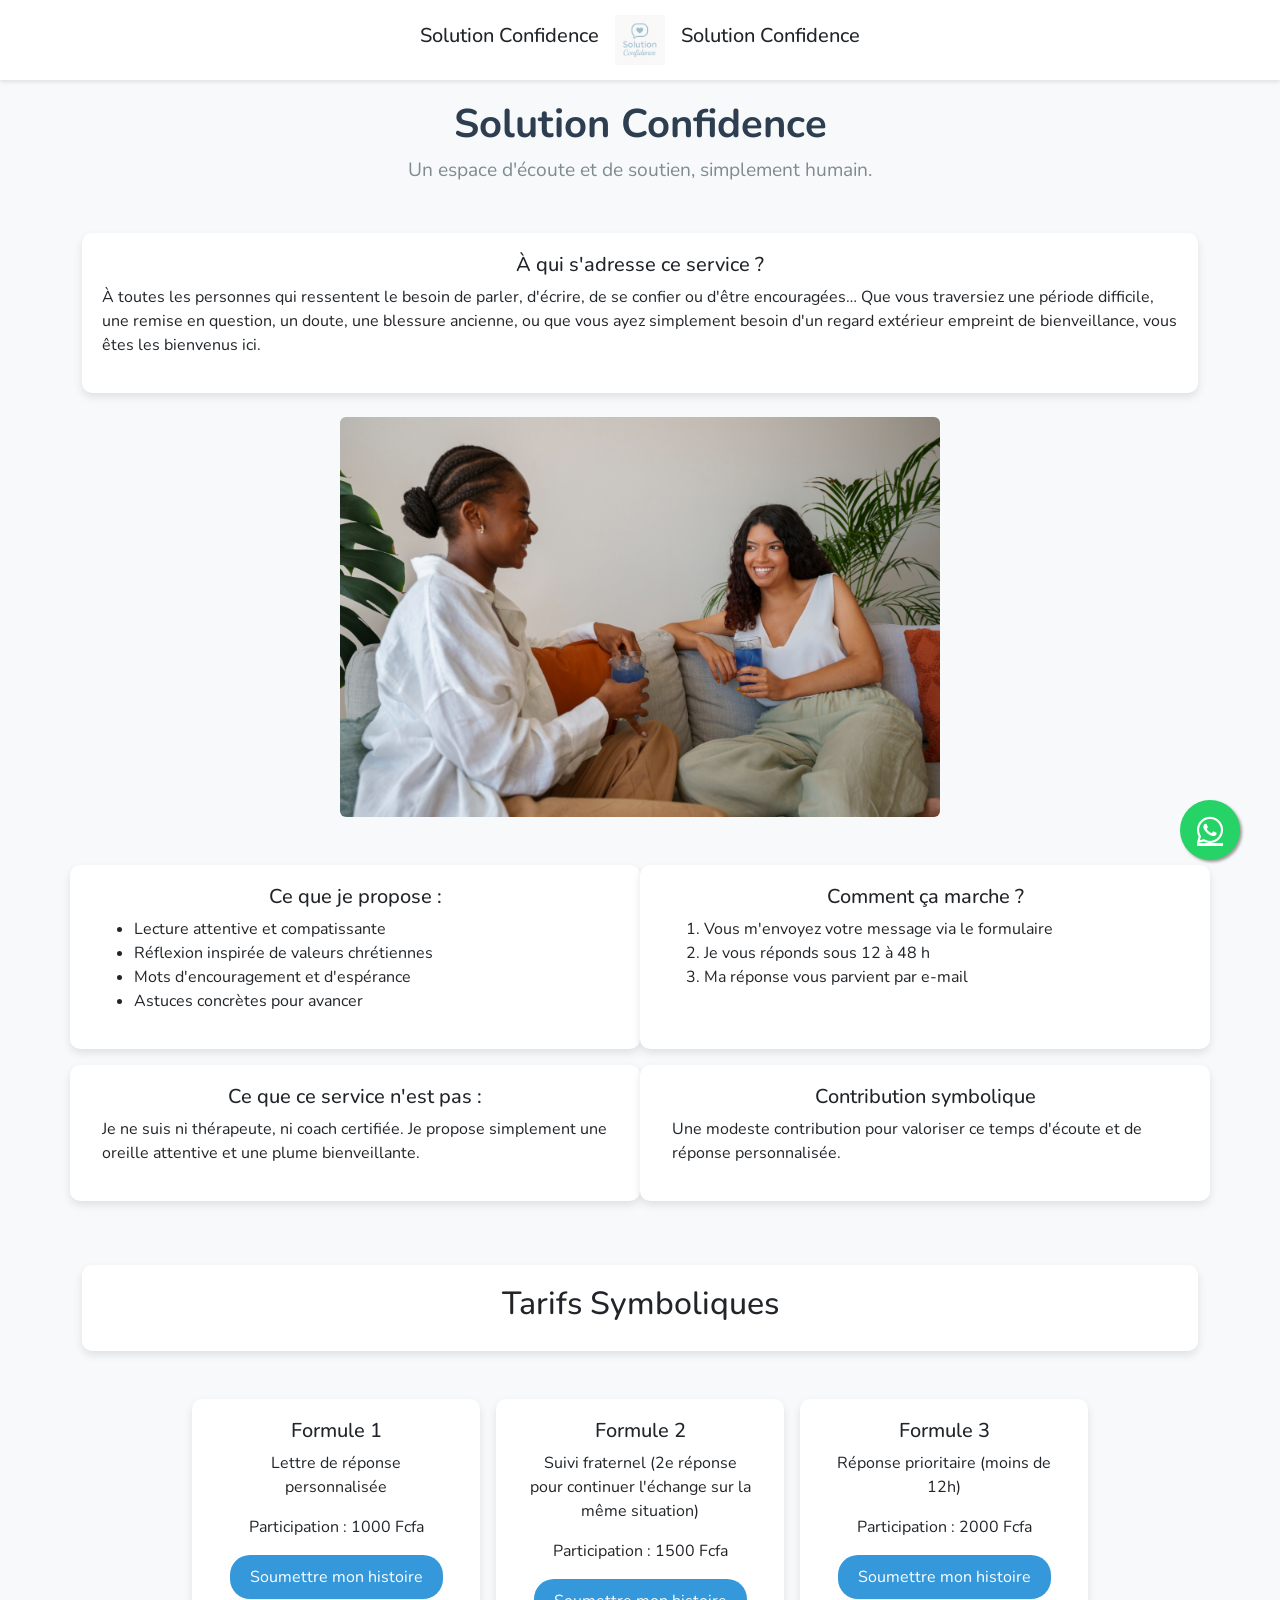
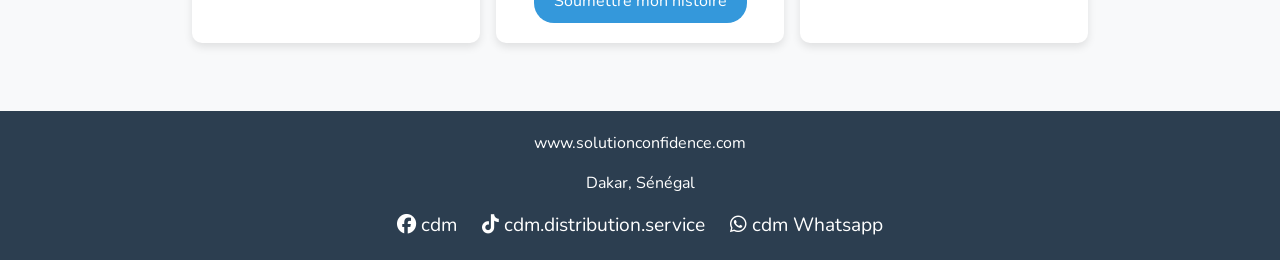
<file: public/index.html>
<!DOCTYPE html>
<html lang="fr">
  <head>
    <meta charset="UTF-8" />
    <meta name="viewport" content="width=device-width, initial-scale=1.0" />
    <title>www.solutionconfidence.com - v2.0</title>
    <!-- Bootstrap CSS -->
    <link
      href="https://cdn.jsdelivr.net/npm/bootstrap@5.3.7/dist/css/bootstrap.min.css"
      rel="stylesheet"
    />
    <!-- Font Awesome CSS (une seule référence suffit) -->
    <link
      rel="stylesheet"
      href="https://cdnjs.cloudflare.com/ajax/libs/font-awesome/6.4.0/css/all.min.css"
    />
    <!-- Google Fonts -->
    <link
      href="https://fonts.googleapis.com/css2?family=Nunito&display=swap"
      rel="stylesheet"
    />
    <style>
      body {
        font-family: "Nunito", sans-serif;
        background-color: #f8f9fa;
      }

      .navbar {
        background-color: #fff;
        box-shadow: 0 2px 4px rgba(0, 0, 0, 0.1);
        padding: 15px 0;
      }

      .navbar img {
        height: 50px;
      }

      .titre {
        font-weight: bold;
        color: #2c3e50;
        margin-top: 20px;
      }

      .paragraphe {
        color: #7f8c8d;
        font-size: 1.2rem;
      }

      .card {
        box-shadow: 0 4px 8px rgba(0, 0, 0, 0.1);
        border: none;
        border-radius: 10px;
        margin-bottom: 20px;
      }

      .card-body {
        padding: 20px;
      }

      .btn-primary {
        background-color: #3498db;
        border: none;
        border-radius: 20px;
        padding: 10px 20px;
      }

      .btn-primary:hover {
        background-color: #2980b9;
      }

      .footer {
        background-color: #2c3e50;
        color: white;
        text-align: center;
        padding: 20px;
        margin-top: 40px;
      }

      .footer .icon a {
        color: white;
        margin: 0 10px;
        text-decoration: none;
        font-size: 1.2rem;
      }

      .footer .icon a:hover {
        color: #3498db;
      }

      .whatsapp-float {
        position: fixed;
        width: 60px;
        height: 60px;
        bottom: 40px;
        right: 40px;
        background-color: #25d366;
        color: #fff;
        border-radius: 50px;
        text-align: center;
        font-size: 30px;
        box-shadow: 2px 2px 3px #999;
        z-index: 100;
        display: flex;
        align-items: center;
        justify-content: center;
      }

      .whatsapp-float:hover {
        background-color: #128c7e;
        color: white;
      }
    </style>
  </head>
  <body>
    <header>
      <nav class="navbar justify-content-center">
        <h5 class="mx-3">Solution Confidence</h5>
        <img
          src="logo-solution-confidence.png"
          alt="logo solution-confidence"
        />
        <h5 class="mx-3">Solution Confidence</h5>
      </nav>
    </header>

    <div class="container text-center mb-5">
      <h1 class="titre">Solution Confidence</h1>
      <p class="paragraphe">
        Un espace d'écoute et de soutien, simplement humain.
      </p>
    </div>

    <div class="container mb-4">
      <div class="card mx-auto" style="max-width: 70rem">
        <div class="card-body">
          <h5 class="text-center">À qui s'adresse ce service ?</h5>
          <p>
            À toutes les personnes qui ressentent le besoin de parler, d'écrire,
            de se confier ou d'être encouragées… Que vous traversiez une période
            difficile, une remise en question, un doute, une blessure ancienne,
            ou que vous ayez simplement besoin d'un regard extérieur empreint de
            bienveillance, vous êtes les bienvenus ici.
          </p>
        </div>
      </div>
    </div>

    <div class="container text-center mb-5">
      <img
        src="solutionconfidenceimage.jpg"
        alt="image solution confidence"
        class="img-fluid rounded"
        style="max-height: 400px; object-fit: cover"
      />
    </div>

    <div class="container">
      <div class="row">
        <div class="card col-md-6 mb-3">
          <div class="card-body">
            <h5 class="text-center">Ce que je propose :</h5>
            <ul>
              <li>Lecture attentive et compatissante</li>
              <li>Réflexion inspirée de valeurs chrétiennes</li>
              <li>Mots d'encouragement et d'espérance</li>
              <li>Astuces concrètes pour avancer</li>
            </ul>
          </div>
        </div>
        <div class="card col-md-6 mb-3">
          <div class="card-body">
            <h5 class="text-center">Comment ça marche ?</h5>
            <ol>
              <li>Vous m'envoyez votre message via le formulaire</li>
              <li>Je vous réponds sous 12 à 48 h</li>
              <li>Ma réponse vous parvient par e-mail</li>
            </ol>
          </div>
        </div>
      </div>
    </div>

    <div class="container">
      <div class="row">
        <div class="card col-md-6 mb-3">
          <div class="card-body">
            <h5 class="text-center">Ce que ce service n'est pas :</h5>
            <p>
              Je ne suis ni thérapeute, ni coach certifiée. Je propose
              simplement une oreille attentive et une plume bienveillante.
            </p>
          </div>
        </div>
        <div class="card col-md-6 mb-3">
          <div class="card-body">
            <h5 class="text-center">Contribution symbolique</h5>
            <p>
              Une modeste contribution pour valoriser ce temps d'écoute et de
              réponse personnalisée.
            </p>
          </div>
        </div>
      </div>
    </div>

    <div class="container my-5">
      <div class="card mx-auto" style="max-width: 70rem">
        <div class="card-body text-center">
          <h2>Tarifs Symboliques</h2>
        </div>
      </div>
    </div>

    <div class="container text-center mb-5">
      <div class="row justify-content-center">
        <div class="card mx-2" style="width: 18rem">
          <div class="card-body">
            <h5 class="card-title">Formule 1</h5>
            <p class="card-text">Lettre de réponse personnalisée</p>
            <p>Participation : 1000 Fcfa</p>
            <a href="paiement1.html" class="btn btn-primary"
              >Soumettre mon histoire</a
            >
          </div>
        </div>
        <div class="card mx-2" style="width: 18rem">
          <div class="card-body">
            <h5 class="card-title">Formule 2</h5>
            <p class="card-text">
              Suivi fraternel (2e réponse pour continuer l'échange sur la même
              situation)
            </p>
            <p>Participation : 1500 Fcfa</p>
            <a href="paiement2.html" class="btn btn-primary"
              >Soumettre mon histoire</a
            >
          </div>
        </div>
        <div class="card mx-2" style="width: 18rem">
          <div class="card-body">
            <h5 class="card-title">Formule 3</h5>
            <p class="card-text">Réponse prioritaire (moins de 12h)</p>
            <p>Participation : 2000 Fcfa</p>
            <a href="paiement3.html" class="btn btn-primary"
              >Soumettre mon histoire</a
            >
          </div>
        </div>
      </div>
    </div>

    <!-- Icône WhatsApp flottante -->
    <a
      href="https://wa.me/message/DSDR5PQ3X4RPK1"
      class="whatsapp-float"
      target="_blank"
    >
      <i class="fab fa-whatsapp"></i>
    </a>

    <footer class="footer">
      <p>www.solutionconfidence.com</p>
      <p>Dakar, Sénégal</p>
      <div class="icon">
        <a
          href="https://www.facebook.com/profile.php?id=61578270045212"
          target="_blank"
        >
          <i class="fab fa-facebook"></i> cdm
        </a>
        <a
          href="https://www.tiktok.com/@cdm.distribution.service"
          target="_blank"
        >
          <i class="fab fa-tiktok"></i> cdm.distribution.service
        </a>
        <a href="https://wa.me/message/DSDR5PQ3X4RPK1" target="_blank">
          <i class="fab fa-whatsapp"></i> cdm Whatsapp
        </a>
      </div>
    </footer>

    <!-- Bootstrap JS (optionnel) -->
    <script src="https://cdn.jsdelivr.net/npm/bootstrap@5.3.7/dist/js/bootstrap.bundle.min.js"></script>
  </body>
</html>
</file>
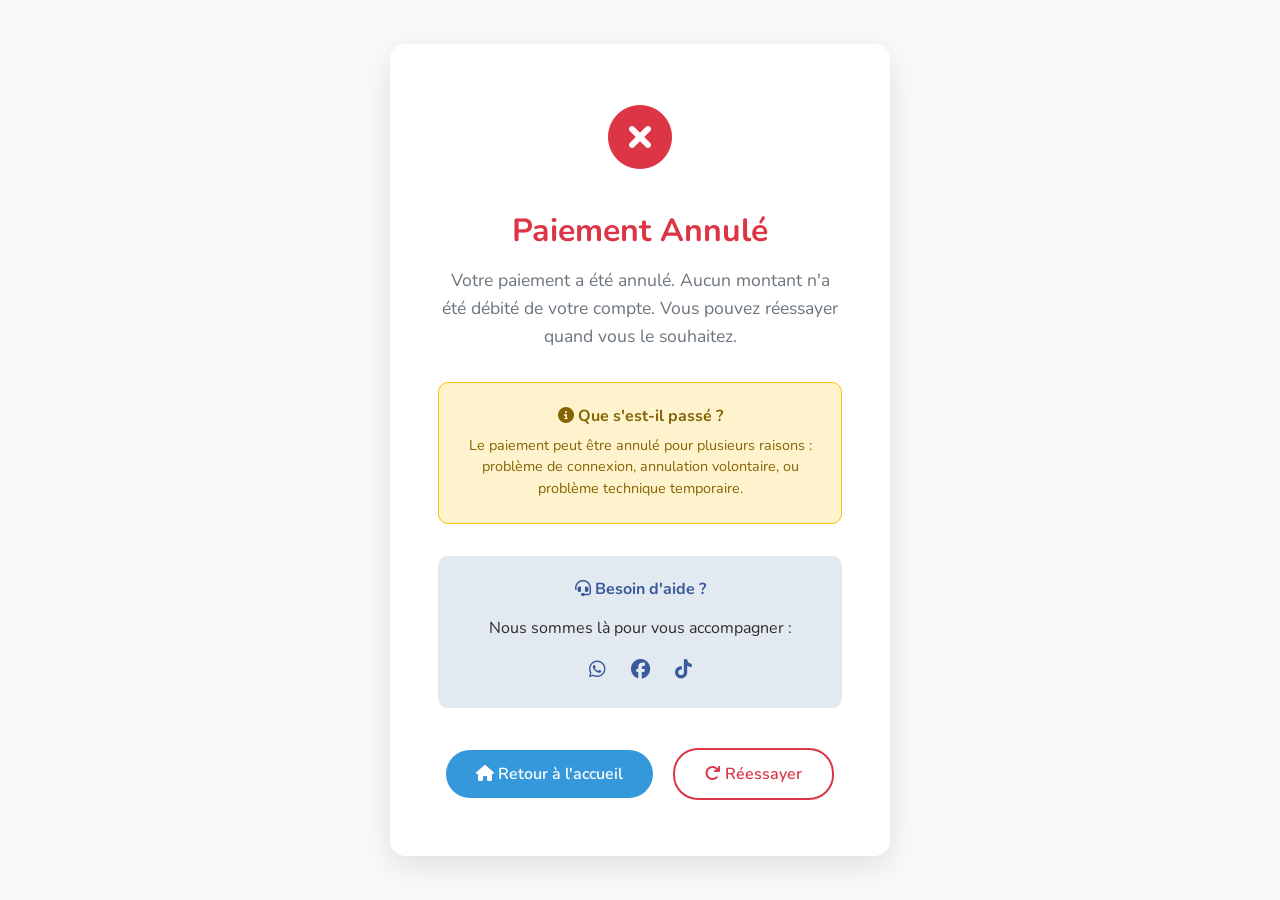
<file: public/cancel.html>
<!DOCTYPE html>
<html lang="fr">
  <head>
    <meta charset="UTF-8" />
    <meta name="viewport" content="width=device-width, initial-scale=1.0" />
    <title>Paiement Annulé - Solution Confidence</title>
    <link
      href="https://cdn.jsdelivr.net/npm/bootstrap@5.3.7/dist/css/bootstrap.min.css"
      rel="stylesheet"
    />
    <link
      rel="stylesheet"
      href="https://cdnjs.cloudflare.com/ajax/libs/font-awesome/6.4.0/css/all.min.css"
    />
    <link
      href="https://fonts.googleapis.com/css2?family=Nunito&display=swap"
      rel="stylesheet"
    />
    <link rel="stylesheet" href="style.css" />
    <style>
      body {
        font-family: "Nunito", sans-serif;
        background-color: #f8f9fa;
      }
      .cancel-container {
        min-height: 100vh;
        display: flex;
        align-items: center;
        justify-content: center;
      }
      .cancel-card {
        background: white;
        border-radius: 15px;
        box-shadow: 0 10px 30px rgba(0, 0, 0, 0.1);
        padding: 3rem;
        text-align: center;
        max-width: 500px;
        width: 100%;
      }
      .cancel-icon {
        font-size: 4rem;
        color: #dc3545;
        margin-bottom: 1.5rem;
      }
      .cancel-title {
        color: #dc3545;
        font-size: 2rem;
        font-weight: bold;
        margin-bottom: 1rem;
      }
      .cancel-message {
        color: #6c757d;
        font-size: 1.1rem;
        margin-bottom: 2rem;
        line-height: 1.6;
      }
      .btn-primary {
        background-color: #3498db;
        border: none;
        padding: 12px 30px;
        font-weight: 600;
        border-radius: 25px;
        text-decoration: none;
        display: inline-block;
        transition: all 0.3s ease;
        margin: 0.5rem;
      }
      .btn-primary:hover {
        background-color: #2980b9;
        transform: translateY(-2px);
        color: white;
      }
      .btn-outline-danger {
        border: 2px solid #dc3545;
        color: #dc3545;
        background: transparent;
        padding: 12px 30px;
        font-weight: 600;
        border-radius: 25px;
        text-decoration: none;
        display: inline-block;
        transition: all 0.3s ease;
        margin: 0.5rem;
      }
      .btn-outline-danger:hover {
        background-color: #dc3545;
        color: white;
        transform: translateY(-2px);
      }
      .info-box {
        background-color: #fff3cd;
        border: 1px solid #ffc107;
        border-radius: 10px;
        padding: 1.5rem;
        margin: 2rem 0;
      }
      .info-box h6 {
        color: #856404;
        font-weight: bold;
        margin-bottom: 0.5rem;
      }
      .info-box p {
        color: #856404;
        margin: 0;
        font-size: 0.9rem;
      }
      .contact-info {
        background-color: #e3e9f0;
        border-radius: 10px;
        padding: 1.5rem;
        margin: 2rem 0;
      }
      .contact-info h6 {
        color: #395b9c;
        font-weight: bold;
        margin-bottom: 1rem;
      }
      .contact-info a {
        color: #395b9c;
        text-decoration: none;
        margin: 0 10px;
        font-size: 1.2rem;
      }
      .contact-info a:hover {
        color: #2980b9;
      }
    </style>
  </head>
  <body>
    <div class="cancel-container">
      <div class="cancel-card">
        <div class="cancel-icon">
          <i class="fas fa-times-circle"></i>
        </div>

        <h1 class="cancel-title">Paiement Annulé</h1>

        <p class="cancel-message">
          Votre paiement a été annulé. Aucun montant n'a été débité de votre
          compte. Vous pouvez réessayer quand vous le souhaitez.
        </p>

        <div class="info-box">
          <h6><i class="fas fa-info-circle"></i> Que s'est-il passé ?</h6>
          <p>
            Le paiement peut être annulé pour plusieurs raisons : problème de
            connexion, annulation volontaire, ou problème technique temporaire.
          </p>
        </div>

        <div class="contact-info">
          <h6><i class="fas fa-headset"></i> Besoin d'aide ?</h6>
          <p style="margin-bottom: 1rem">
            Nous sommes là pour vous accompagner :
          </p>
          <a href="https://wa.me/message/DSDR5PQ3X4RPK1" target="_blank">
            <i class="fab fa-whatsapp"></i>
          </a>
          <a
            href="https://www.facebook.com/profile.php?id=61578270045212"
            target="_blank"
          >
            <i class="fab fa-facebook"></i>
          </a>
          <a
            href="https://www.tiktok.com/@cdm.distribution.service"
            target="_blank"
          >
            <i class="fab fa-tiktok"></i>
          </a>
        </div>

        <div>
          <a href="index.html" class="btn btn-primary">
            <i class="fas fa-home"></i> Retour à l'accueil
          </a>
          <a href="paiement1.html" class="btn btn-outline-danger">
            <i class="fas fa-redo"></i> Réessayer
          </a>
        </div>
      </div>
    </div>

    <!-- Bootstrap JS -->
    <script src="https://cdn.jsdelivr.net/npm/bootstrap@5.3.7/dist/js/bootstrap.bundle.min.js"></script>
  </body>
</html>
</file>
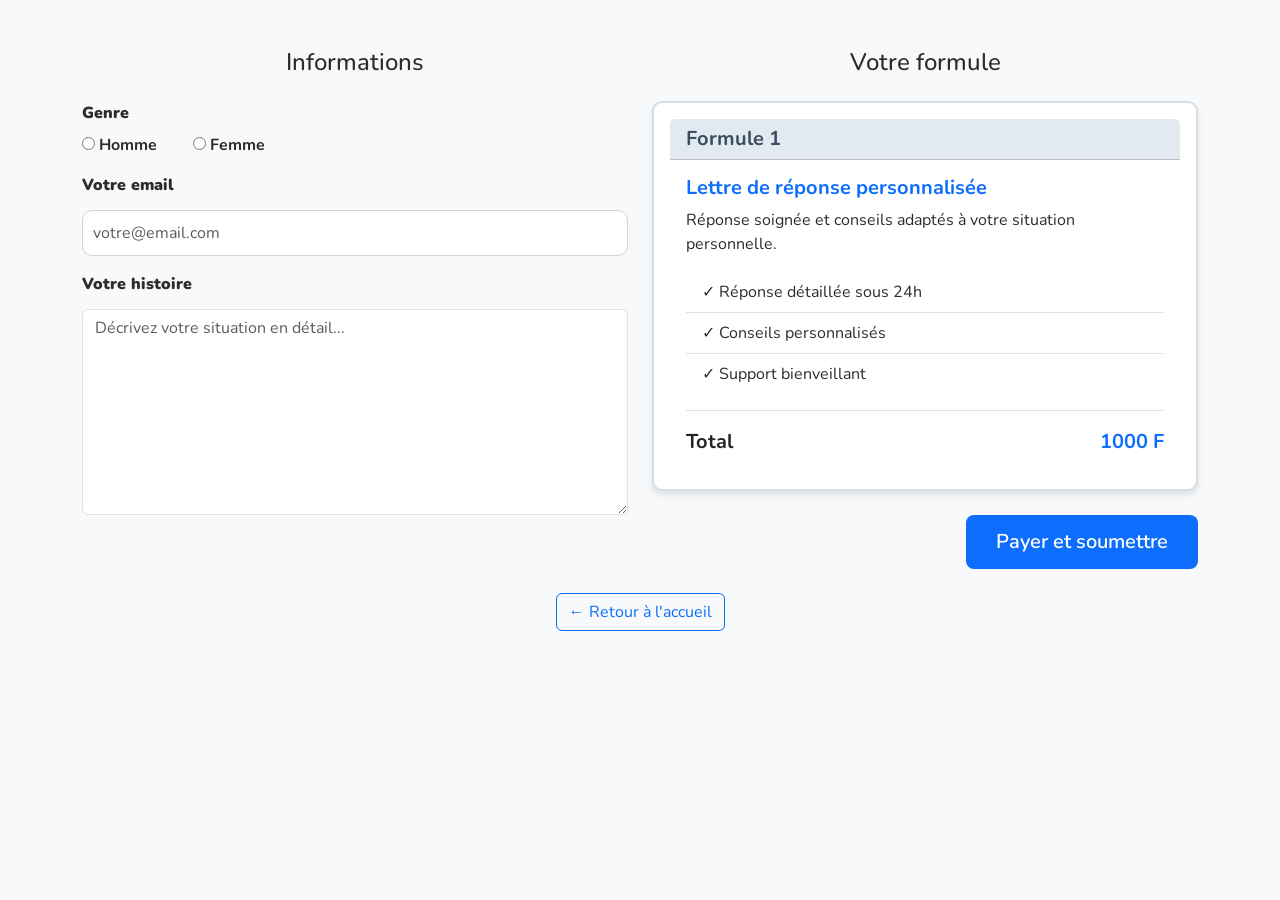
<file: public/paiement1.html>
<!DOCTYPE html>
<html lang="fr">
  <head>
    <meta charset="UTF-8" />
    <meta name="viewport" content="width=device-width, initial-scale=1.0" />
    <title>Formule 1 - Solution Confidence - v2.0</title>
    <link
      href="https://cdn.jsdelivr.net/npm/bootstrap@5.3.7/dist/css/bootstrap.min.css"
      rel="stylesheet"
    />
    <link
      rel="stylesheet"
      href="https://cdnjs.cloudflare.com/ajax/libs/font-awesome/4.7.0/css/font-awesome.min.css"
    />
    <link
      href="https://fonts.googleapis.com/css2?family=Nunito&display=swap"
      rel="stylesheet"
    />
    <link rel="stylesheet" href="style.css" />
    <style>
      body {
        font-family: "Nunito", sans-serif;
        background-color: #f8f9fa;
      }
      .gender-options {
        display: flex;
        gap: 20px;
        margin-top: 8px;
      }
      .card {
        border-radius: 10px;
        box-shadow: 0 4px 6px rgba(0, 0, 0, 0.1);
      }
      .btn-primary {
        background-color: #0d6efd;
        border: none;
        padding: 12px 30px;
        font-weight: 600;
        border-radius: 8px;
      }
      .btn-primary:hover {
        background-color: #0b5ed7;
        transform: translateY(-2px);
      }
      .spinner-border {
        vertical-align: middle;
        margin-left: 8px;
      }
    </style>
  </head>
  <body>
    <div class="container my-5">
      <div class="row">
        <div class="col-md-6">
          <h4 class="text-center mb-4">Informations</h4>
          <form id="paymentForm">
            <div class="mb-3">
              <label><strong>Genre</strong></label
              ><br />
              <div class="gender-options">
                <label class="me-3">
                  <input type="radio" name="genre" value="male" required />
                  Homme
                </label>
                <label>
                  <input type="radio" name="genre" value="female" /> Femme
                </label>
              </div>
            </div>
            <div class="mb-3">
              <label for="email" class="form-label"
                ><strong>Votre email</strong></label
              >
              <input
                type="email"
                class="form-control"
                id="email"
                required
                placeholder="votre@email.com"
              />
            </div>
            <div class="mb-3">
              <label for="message" class="form-label"
                ><strong>Votre histoire</strong></label
              >
              <textarea
                class="form-control"
                rows="8"
                id="message"
                required
                placeholder="Décrivez votre situation en détail..."
              ></textarea>
            </div>
          </form>
        </div>

        <div class="col-md-6">
          <h4 class="text-center mb-4">Votre formule</h4>
          <div class="card mb-4">
            <div class="card-header bg-primary text-white">
              <h5 class="mb-0">Formule 1</h5>
            </div>
            <div class="card-body">
              <h5 class="card-title text-primary">
                Lettre de réponse personnalisée
              </h5>
              <p class="card-text">
                Réponse soignée et conseils adaptés à votre situation
                personnelle.
              </p>
              <ul class="list-group list-group-flush mb-3">
                <li class="list-group-item">✓ Réponse détaillée sous 24h</li>
                <li class="list-group-item">✓ Conseils personnalisés</li>
                <li class="list-group-item">✓ Support bienveillant</li>
              </ul>
              <div class="d-flex justify-content-between border-top pt-3">
                <strong class="fs-5">Total</strong>
                <strong class="fs-5 text-primary">1000 F</strong>
              </div>
            </div>
          </div>
          <div class="text-end">
            <button class="btn btn-primary btn-lg" id="payerBtn">
              <span id="submitText">Payer et soumettre</span>
              <div
                id="spinner"
                class="spinner-border spinner-border-sm d-none"
                role="status"
              >
                <span class="visually-hidden">Chargement...</span>
              </div>
            </button>
          </div>
        </div>
      </div>

      <div class="text-center mt-4">
        <a href="index.html" class="btn btn-outline-primary"
          >← Retour à l'accueil</a
        >
      </div>
    </div>

    <script>
      document.addEventListener("DOMContentLoaded", function () {
        const payerBtn = document.getElementById("payerBtn");
        const submitText = document.getElementById("submitText");
        const spinner = document.getElementById("spinner");

        payerBtn.addEventListener("click", async function (e) {
          e.preventDefault();

          // Activer le loader
          payerBtn.disabled = true;
          submitText.textContent = "Traitement en cours...";
          spinner.classList.remove("d-none");

          try {
            // Récupération et validation des données
            const genreInput = document.querySelector(
              'input[name="genre"]:checked'
            );
            if (!genreInput) {
              throw new Error("Veuillez sélectionner votre genre");
            }

            const email = document.getElementById("email").value.trim();
            const message = document.getElementById("message").value.trim();

            if (!email) {
              throw new Error("Veuillez saisir votre email");
            }

            if (!message) {
              throw new Error("Veuillez saisir votre message");
            }

            if (!/^[^\s@]+@[^\s@]+\.[^\s@]+$/.test(email)) {
              throw new Error("Veuillez entrer un email valide");
            }

            const formData = {
              genre: genreInput.value,
              email: email,
              message: message,
              date_inscription: new Date().toLocaleString("fr-FR"),
            };

            console.log(
              "Envoi des données au backend...",
              new Date().toISOString(),
              "URL: solution-backend-mlk5.onrender.com"
            );

            // 🔥 URL vers le nouveau backend Render
            const response = await fetch(
              "https://solution-backend-mlk5.onrender.com/api/paiement1",
              {
                method: "POST",
                headers: {
                  "Content-Type": "application/json",
                },
                body: JSON.stringify(formData),
              }
            );

            const data = await response.json();

            if (!response.ok) {
              throw new Error(data.error || "Erreur serveur");
            }

            if (data.success && data.paymentUrl) {
              console.log("Redirection vers:", data.paymentUrl);
              window.location.href = data.paymentUrl;
            } else {
              throw new Error("Lien de paiement non reçu");
            }
          } catch (error) {
            console.error("Erreur:", error);
            alert("Erreur: " + error.message);

            // Réinitialiser le bouton
            payerBtn.disabled = false;
            submitText.textContent = "Payer et soumettre";
            spinner.classList.add("d-none");
          }
        });
      });
    </script>
  </body>
</html>
</file>
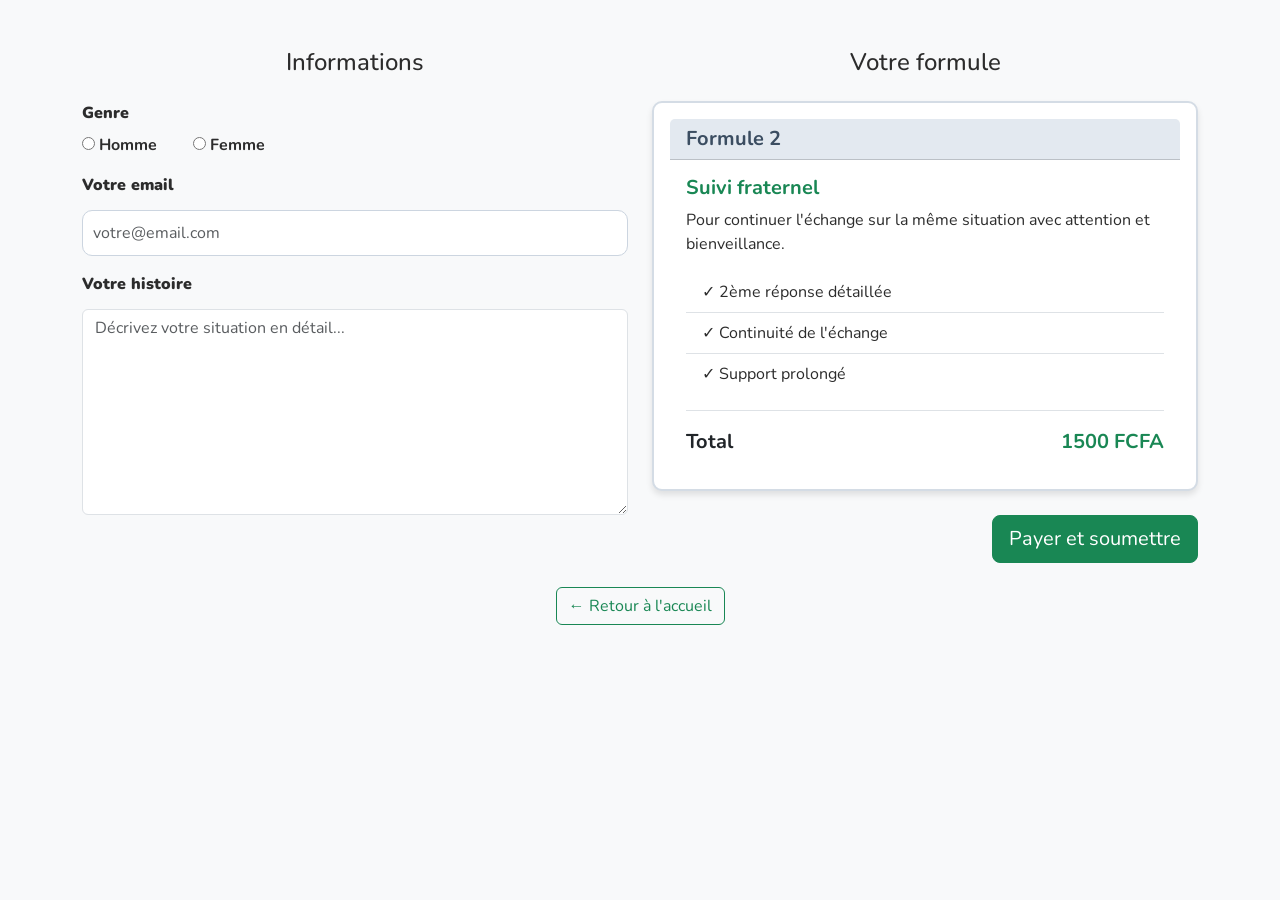
<file: public/paiement2.html>
<!DOCTYPE html>
<html lang="fr">
  <head>
    <meta charset="UTF-8" />
    <meta name="viewport" content="width=device-width, initial-scale=1.0" />
    <title>Formule 2 - Solution Confidence - v2.0</title>
    <link
      href="https://cdn.jsdelivr.net/npm/bootstrap@5.3.7/dist/css/bootstrap.min.css"
      rel="stylesheet"
    />
    <link
      rel="stylesheet"
      href="https://cdnjs.cloudflare.com/ajax/libs/font-awesome/4.7.0/css/font-awesome.min.css"
    />
    <link
      href="https://fonts.googleapis.com/css2?family=Nunito&display=swap"
      rel="stylesheet"
    />
    <link rel="stylesheet" href="style.css" />
    <style>
      body {
        font-family: "Nunito", sans-serif;
        background-color: #f8f9fa;
      }
      .gender-options {
        display: flex;
        gap: 20px;
        margin-top: 8px;
      }
      .card {
        border-radius: 10px;
        box-shadow: 0 4px 6px rgba(0, 0, 0, 0.1);
      }
      .btn-primary {
        background-color: #0d6efd;
        border: none;
        padding: 12px 30px;
        font-weight: 600;
        border-radius: 8px;
      }
      .btn-primary:hover {
        background-color: #0b5ed7;
        transform: translateY(-2px);
      }
      .spinner-border {
        vertical-align: middle;
        margin-left: 8px;
      }
    </style>
  </head>
  <body>
    <div class="container my-5">
      <div class="row">
        <div class="col-md-6">
          <h4 class="text-center mb-4">Informations</h4>
          <form id="paymentForm">
            <div class="mb-3">
              <label><strong>Genre</strong></label
              ><br />
              <div class="gender-options">
                <label class="me-3">
                  <input type="radio" name="genre" value="male" required />
                  Homme
                </label>
                <label>
                  <input type="radio" name="genre" value="female" /> Femme
                </label>
              </div>
            </div>
            <div class="mb-3">
              <label for="email" class="form-label"
                ><strong>Votre email</strong></label
              >
              <input
                type="email"
                class="form-control"
                id="email"
                required
                placeholder="votre@email.com"
              />
            </div>
            <div class="mb-3">
              <label for="message" class="form-label"
                ><strong>Votre histoire</strong></label
              >
              <textarea
                class="form-control"
                rows="8"
                id="message"
                required
                placeholder="Décrivez votre situation en détail..."
              ></textarea>
            </div>
          </form>
        </div>

        <div class="col-md-6">
          <h4 class="text-center mb-4">Votre formule</h4>
          <div class="card mb-4">
            <div class="card-header bg-success text-white">
              <h5 class="mb-0">Formule 2</h5>
            </div>
            <div class="card-body">
              <h5 class="card-title text-success">Suivi fraternel</h5>
              <p class="card-text">
                Pour continuer l'échange sur la même situation avec attention et
                bienveillance.
              </p>
              <ul class="list-group list-group-flush mb-3">
                <li class="list-group-item">✓ 2ème réponse détaillée</li>
                <li class="list-group-item">✓ Continuité de l'échange</li>
                <li class="list-group-item">✓ Support prolongé</li>
              </ul>
              <div class="d-flex justify-content-between border-top pt-3">
                <strong class="fs-5">Total</strong>
                <strong class="fs-5 text-success">1500 FCFA</strong>
              </div>
            </div>
          </div>
          <div class="text-end">
            <button class="btn btn-success btn-lg" id="payerBtn">
              <span id="submitText">Payer et soumettre</span>
              <div
                id="spinner"
                class="spinner-border spinner-border-sm d-none"
                role="status"
              >
                <span class="visually-hidden">Chargement...</span>
              </div>
            </button>
          </div>
        </div>
      </div>

      <div class="text-center mt-4">
        <a href="index.html" class="btn btn-outline-success"
          >← Retour à l'accueil</a
        >
      </div>
    </div>

    <script>
      document.addEventListener("DOMContentLoaded", function () {
        const payerBtn = document.getElementById("payerBtn");
        const submitText = document.getElementById("submitText");
        const spinner = document.getElementById("spinner");

        payerBtn.addEventListener("click", async function (e) {
          e.preventDefault();

          payerBtn.disabled = true;
          submitText.textContent = "Traitement en cours...";
          spinner.classList.remove("d-none");

          try {
            const genreInput = document.querySelector(
              'input[name="genre"]:checked'
            );
            if (!genreInput)
              throw new Error("Veuillez sélectionner votre genre");

            const email = document.getElementById("email").value.trim();
            const message = document.getElementById("message").value.trim();

            if (!email) throw new Error("Veuillez saisir votre email");
            if (!message) throw new Error("Veuillez saisir votre message");
            if (!/^[^\s@]+@[^\s@]+\.[^\s@]+$/.test(email))
              throw new Error("Email invalide");

            const formData = {
              genre: genreInput.value,
              email: email,
              message: message,
              date_inscription: new Date().toLocaleString("fr-FR"),
            };

            console.log(
              "Envoi des données au backend...",
              new Date().toISOString(),
              "URL: solution-backend-mlk5.onrender.com"
            );

            // 🔥 URL vers le nouveau backend Render
            const response = await fetch(
              "https://solution-backend-mlk5.onrender.com/api/paiement2",
              {
                method: "POST",
                headers: { "Content-Type": "application/json" },
                body: JSON.stringify(formData),
              }
            );

            const data = await response.json();

            if (!response.ok) throw new Error(data.error || "Erreur serveur");
            if (data.success && data.paymentUrl) {
              window.location.href = data.paymentUrl;
            } else {
              throw new Error("Lien de paiement non reçu");
            }
          } catch (error) {
            console.error("Erreur:", error);
            alert("Erreur: " + error.message);

            payerBtn.disabled = false;
            submitText.textContent = "Payer et soumettre";
            spinner.classList.add("d-none");
          }
        });
      });
    </script>
  </body>
</html>
</file>
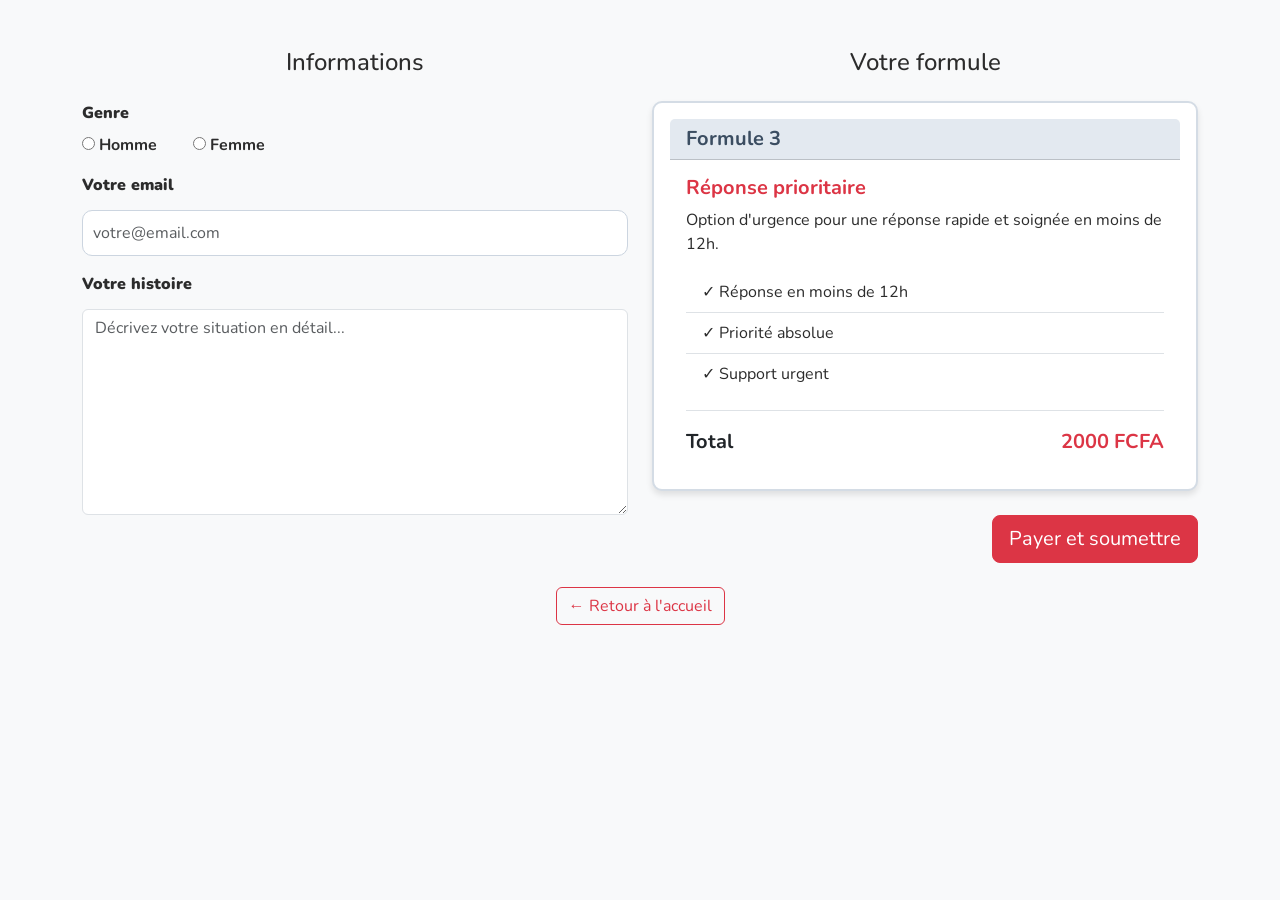
<file: public/paiement3.html>
<!DOCTYPE html>
<html lang="fr">
  <head>
    <meta charset="UTF-8" />
    <meta name="viewport" content="width=device-width, initial-scale=1.0" />
    <title>Formule 3 - Solution Confidence - v2.0</title>
    <link
      href="https://cdn.jsdelivr.net/npm/bootstrap@5.3.7/dist/css/bootstrap.min.css"
      rel="stylesheet"
    />
    <link
      rel="stylesheet"
      href="https://cdnjs.cloudflare.com/ajax/libs/font-awesome/4.7.0/css/font-awesome.min.css"
    />
    <link
      href="https://fonts.googleapis.com/css2?family=Nunito&display=swap"
      rel="stylesheet"
    />
    <link rel="stylesheet" href="style.css" />
    <style>
      body {
        font-family: "Nunito", sans-serif;
        background-color: #f8f9fa;
      }
      .gender-options {
        display: flex;
        gap: 20px;
        margin-top: 8px;
      }
      .card {
        border-radius: 10px;
        box-shadow: 0 4px 6px rgba(0, 0, 0, 0.1);
      }
      .btn-primary {
        background-color: #dc3545;
        border: none;
        padding: 12px 30px;
        font-weight: 600;
        border-radius: 8px;
      }
      .btn-primary:hover {
        background-color: #bb2d3b;
        transform: translateY(-2px);
      }
      .spinner-border {
        vertical-align: middle;
        margin-left: 8px;
      }
    </style>
  </head>
  <body>
    <div class="container my-5">
      <div class="row">
        <div class="col-md-6">
          <h4 class="text-center mb-4">Informations</h4>
          <form id="paymentForm">
            <div class="mb-3">
              <label><strong>Genre</strong></label
              ><br />
              <div class="gender-options">
                <label class="me-3">
                  <input type="radio" name="genre" value="male" required />
                  Homme
                </label>
                <label>
                  <input type="radio" name="genre" value="female" /> Femme
                </label>
              </div>
            </div>
            <div class="mb-3">
              <label for="email" class="form-label"
                ><strong>Votre email</strong></label
              >
              <input
                type="email"
                class="form-control"
                id="email"
                required
                placeholder="votre@email.com"
              />
            </div>
            <div class="mb-3">
              <label for="message" class="form-label"
                ><strong>Votre histoire</strong></label
              >
              <textarea
                class="form-control"
                rows="8"
                id="message"
                required
                placeholder="Décrivez votre situation en détail..."
              ></textarea>
            </div>
          </form>
        </div>

        <div class="col-md-6">
          <h4 class="text-center mb-4">Votre formule</h4>
          <div class="card mb-4">
            <div class="card-header bg-danger text-white">
              <h5 class="mb-0">Formule 3</h5>
            </div>
            <div class="card-body">
              <h5 class="card-title text-danger">Réponse prioritaire</h5>
              <p class="card-text">
                Option d'urgence pour une réponse rapide et soignée en moins de
                12h.
              </p>
              <ul class="list-group list-group-flush mb-3">
                <li class="list-group-item">✓ Réponse en moins de 12h</li>
                <li class="list-group-item">✓ Priorité absolue</li>
                <li class="list-group-item">✓ Support urgent</li>
              </ul>
              <div class="d-flex justify-content-between border-top pt-3">
                <strong class="fs-5">Total</strong>
                <strong class="fs-5 text-danger">2000 FCFA</strong>
              </div>
            </div>
          </div>
          <div class="text-end">
            <button class="btn btn-danger btn-lg" id="payerBtn">
              <span id="submitText">Payer et soumettre</span>
              <div
                id="spinner"
                class="spinner-border spinner-border-sm d-none"
                role="status"
              >
                <span class="visually-hidden">Chargement...</span>
              </div>
            </button>
          </div>
        </div>
      </div>

      <div class="text-center mt-4">
        <a href="index.html" class="btn btn-outline-danger"
          >← Retour à l'accueil</a
        >
      </div>
    </div>

    <script>
      document.addEventListener("DOMContentLoaded", function () {
        const payerBtn = document.getElementById("payerBtn");
        const submitText = document.getElementById("submitText");
        const spinner = document.getElementById("spinner");

        payerBtn.addEventListener("click", async function (e) {
          e.preventDefault();

          payerBtn.disabled = true;
          submitText.textContent = "Traitement en cours...";
          spinner.classList.remove("d-none");

          try {
            const genreInput = document.querySelector(
              'input[name="genre"]:checked'
            );
            if (!genreInput)
              throw new Error("Veuillez sélectionner votre genre");

            const email = document.getElementById("email").value.trim();
            const message = document.getElementById("message").value.trim();

            if (!email) throw new Error("Veuillez saisir votre email");
            if (!message) throw new Error("Veuillez saisir votre message");
            if (!/^[^\s@]+@[^\s@]+\.[^\s@]+$/.test(email))
              throw new Error("Email invalide");

            const formData = {
              genre: genreInput.value,
              email: email,
              message: message,
              date_inscription: new Date().toLocaleString("fr-FR"),
            };

            console.log(
              "Envoi des données au backend...",
              new Date().toISOString(),
              "URL: solution-backend-mlk5.onrender.com"
            );

            // 🔥 URL vers le nouveau backend Render
            const response = await fetch(
              "https://solution-backend-mlk5.onrender.com/api/paiement3",
              {
                method: "POST",
                headers: { "Content-Type": "application/json" },
                body: JSON.stringify(formData),
              }
            );

            const data = await response.json();

            if (!response.ok) throw new Error(data.error || "Erreur serveur");
            if (data.success && data.paymentUrl) {
              window.location.href = data.paymentUrl;
            } else {
              throw new Error("Lien de paiement non reçu");
            }
          } catch (error) {
            console.error("Erreur:", error);
            alert("Erreur: " + error.message);

            payerBtn.disabled = false;
            submitText.textContent = "Payer et soumettre";
            spinner.classList.add("d-none");
          }
        });
      });
    </script>
  </body>
</html>
</file>
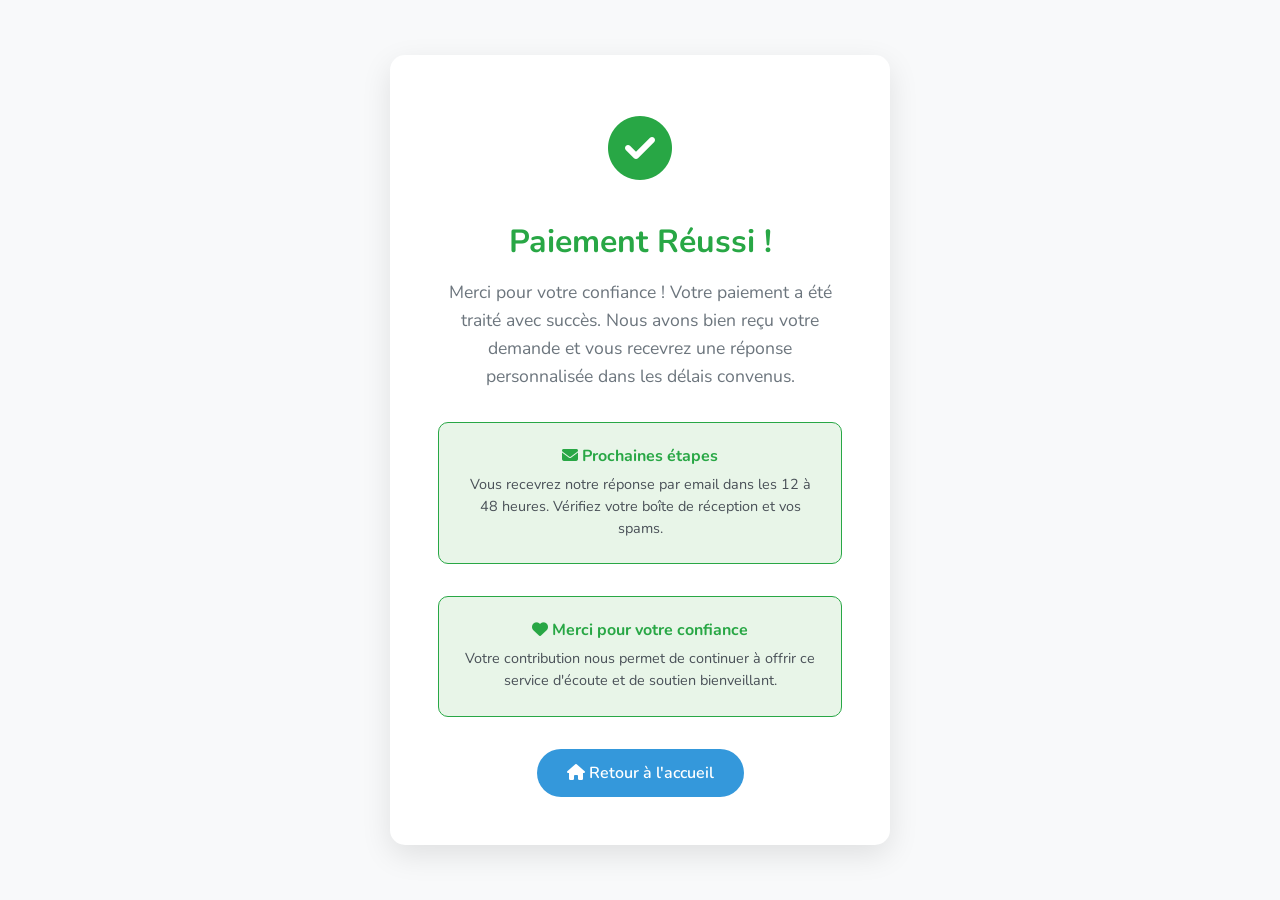
<file: public/success.html>
<!DOCTYPE html>
<html lang="fr">
  <head>
    <meta charset="UTF-8" />
    <meta name="viewport" content="width=device-width, initial-scale=1.0" />
    <title>Paiement Réussi - Solution Confidence</title>
    <link
      href="https://cdn.jsdelivr.net/npm/bootstrap@5.3.7/dist/css/bootstrap.min.css"
      rel="stylesheet"
    />
    <link
      rel="stylesheet"
      href="https://cdnjs.cloudflare.com/ajax/libs/font-awesome/6.4.0/css/all.min.css"
    />
    <link
      href="https://fonts.googleapis.com/css2?family=Nunito&display=swap"
      rel="stylesheet"
    />
    <link rel="stylesheet" href="style.css" />
    <style>
      body {
        font-family: "Nunito", sans-serif;
        background-color: #f8f9fa;
      }
      .success-container {
        min-height: 100vh;
        display: flex;
        align-items: center;
        justify-content: center;
      }
      .success-card {
        background: white;
        border-radius: 15px;
        box-shadow: 0 10px 30px rgba(0, 0, 0, 0.1);
        padding: 3rem;
        text-align: center;
        max-width: 500px;
        width: 100%;
      }
      .success-icon {
        font-size: 4rem;
        color: #28a745;
        margin-bottom: 1.5rem;
      }
      .success-title {
        color: #28a745;
        font-size: 2rem;
        font-weight: bold;
        margin-bottom: 1rem;
      }
      .success-message {
        color: #6c757d;
        font-size: 1.1rem;
        margin-bottom: 2rem;
        line-height: 1.6;
      }
      .btn-primary {
        background-color: #3498db;
        border: none;
        padding: 12px 30px;
        font-weight: 600;
        border-radius: 25px;
        text-decoration: none;
        display: inline-block;
        transition: all 0.3s ease;
      }
      .btn-primary:hover {
        background-color: #2980b9;
        transform: translateY(-2px);
        color: white;
      }
      .info-box {
        background-color: #e8f5e8;
        border: 1px solid #28a745;
        border-radius: 10px;
        padding: 1.5rem;
        margin: 2rem 0;
      }
      .info-box h6 {
        color: #28a745;
        font-weight: bold;
        margin-bottom: 0.5rem;
      }
      .info-box p {
        color: #495057;
        margin: 0;
        font-size: 0.9rem;
      }
    </style>
  </head>
  <body>
    <div class="success-container">
      <div class="success-card">
        <div class="success-icon">
          <i class="fas fa-check-circle"></i>
        </div>

        <h1 class="success-title">Paiement Réussi !</h1>

        <p class="success-message">
          Merci pour votre confiance ! Votre paiement a été traité avec succès.
          Nous avons bien reçu votre demande et vous recevrez une réponse
          personnalisée dans les délais convenus.
        </p>

        <div class="info-box">
          <h6><i class="fas fa-envelope"></i> Prochaines étapes</h6>
          <p>
            Vous recevrez notre réponse par email dans les 12 à 48 heures.
            Vérifiez votre boîte de réception et vos spams.
          </p>
        </div>

        <div class="info-box">
          <h6><i class="fas fa-heart"></i> Merci pour votre confiance</h6>
          <p>
            Votre contribution nous permet de continuer à offrir ce service
            d'écoute et de soutien bienveillant.
          </p>
        </div>

        <a href="index.html" class="btn btn-primary">
          <i class="fas fa-home"></i> Retour à l'accueil
        </a>
      </div>
    </div>

    <!-- Bootstrap JS -->
    <script src="https://cdn.jsdelivr.net/npm/bootstrap@5.3.7/dist/js/bootstrap.bundle.min.js"></script>
  </body>
</html>
</file>
<file: public/style.css>
body {
  background-color: #f5f7fa;
  font-family: "Segoe UI", Tahoma, Geneva, Verdana, sans-serif;
  color: #2c2c2c;
  margin: 0;
  padding: 0;
}

header {
  background-color: #e3e9f0;
  padding: 20px 0;
  text-align: center;
  margin-bottom: 5%;
  border-bottom: 3px solid #c9d6e3;
}

.navbar h5 {
  color: #395b9c;
  font-size: 1.5rem;
  margin: 0 15px;
}

.navbar img {
  height: 70px;
}

.titre {
  text-align: center;
  color: #3b4d61;
  font-weight: bold;
  font-size: 2.5rem;
}

.paragraphe {
  text-align: center;
  font-size: 1.2rem;
  color: #555;
  margin: 1rem auto;
}

.card {
  background-color: #ffffff;
  border: 2px solid #d4dce5;
  border-radius: 12px;
  box-shadow: 0 2px 10px rgba(0, 0, 0, 0.05);
  margin-bottom: 2rem;
  padding: 1rem;
}

.card h5 {
  color: #3b4d61;
  font-weight: bold;
}

.card p,
.card li,
.card ol {
  color: #2c2c2c;
  font-size: 1rem;
}

.card-header {
  background-color: #e3e9f0 !important;
  color: #2c2c2c;
  font-weight: bold;
  border-radius: 12px 12px 0 0;
}

.card-title {
  color: #3b4d61;
}

.btn-primary {
  background-color: #395b9c;
  border: none;
  padding: 0.5rem 1.2rem;
  font-weight: bold;
  border-radius: 25px;
  transition: background-color 0.3s ease-in-out;
  color: white;
}

.btn-primary:hover {
  background-color: #2f4a84;
}

footer {
  background-color: #e3e9f0;
  text-align: center;
  padding: 20px 0;
  margin-top: 5%;
  font-size: 0.95rem;
  border-top: 2px solid #c9d6e3;
  color: #555;
}

footer .icon {
  margin-top: 10px;
  font-size: 1.2rem;
}

footer i {
  margin: 0 10px;
  color: #395b9c;
}

/* Formulaires */
form label {
  color: #2c2c2c;
  font-weight: bold;
}

form input[type="email"],
form textarea {
  border: 1px solid #ccd5e0;
  border-radius: 10px;
  padding: 10px;
  margin-top: 5px;
  width: 100%;
}

form textarea {
  resize: vertical;
}

/* Boutons simples */
button {
  border: none;
  padding: 10px 20px;
  font-weight: bold;
  background-color: #c9d6e3;
  color: #2c2c2c;
  border-radius: 25px;
  cursor: pointer;
}

button a {
  text-decoration: none;
  color: #2c2c2c;
}

button:hover {
  background-color: #395b9c;
  color: #fff;
}

/* Responsive tweaks */
@media (max-width: 768px) {
  .card {
    width: 100% !important;
  }

  .container img {
    width: 100% !important;
    padding: 0 !important;
  }

  .btn {
    width: 100%;
  }
}
</file>
